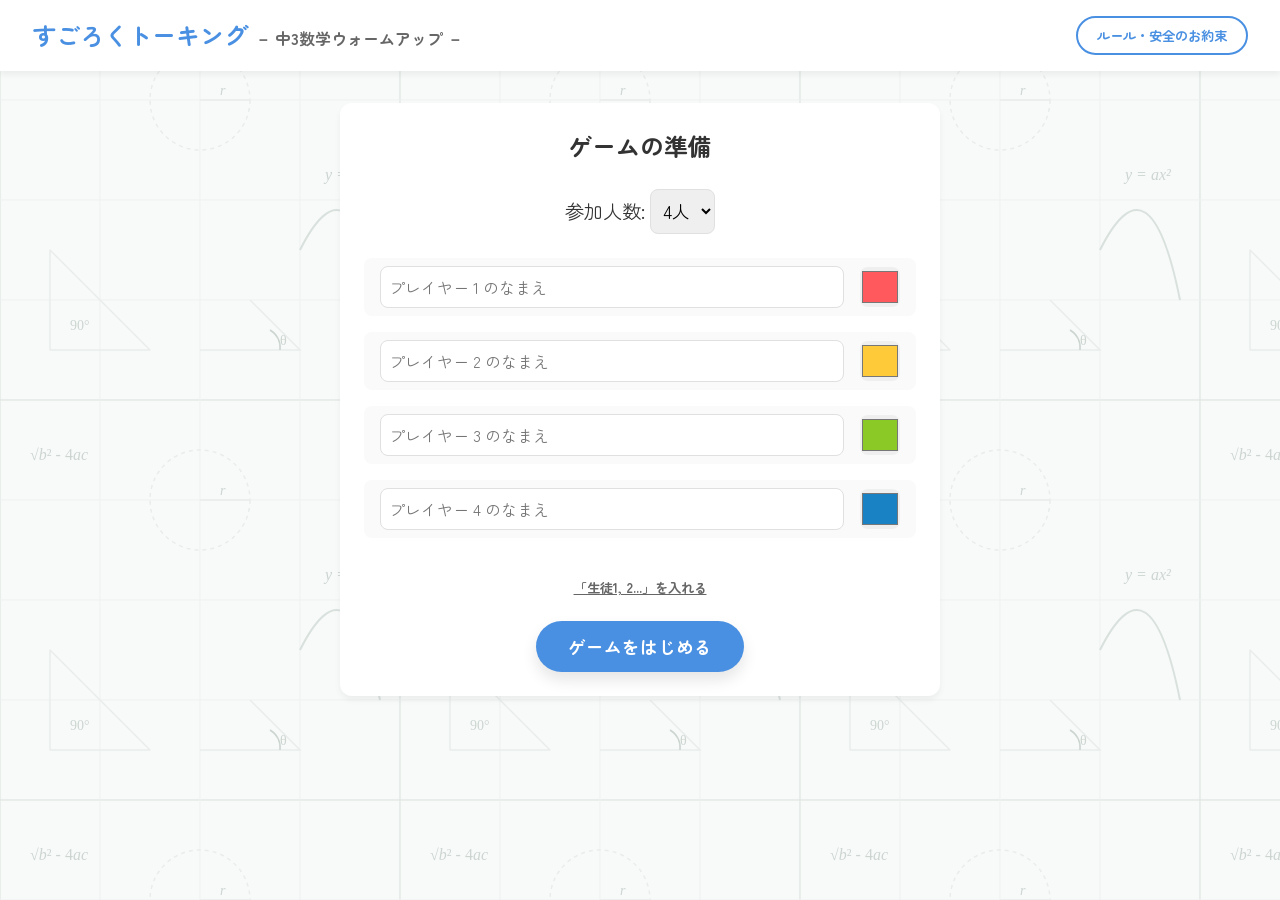
<file: index.html>
<!DOCTYPE html>
<html lang="ja">

<head>
    <meta charset="UTF-8">
    <meta name="viewport" content="width=device-width, initial-scale=1.0">
    <title>すごろくトーキング － 中3数学ウォームアップ</title>
    <link href="https://fonts.googleapis.com/css2?family=Zen+Maru+Gothic:wght@400;500;700&display=swap"
        rel="stylesheet">
    <link rel="stylesheet" href="style.css">
</head>

<body>
    <header>
        <h1>すごろくトーキング <span class="subtitle">－ 中3数学ウォームアップ －</span></h1>
        <div class="header-buttons">
            <button id="btn-rules" class="btn-secondary">ルール・安全のお約束</button>
        </div>
    </header>

    <main>
        <!-- セッティング画面 -->
        <section id="setup-screen" class="screen view-active">
            <div class="card setup-card">
                <h2>ゲームの準備</h2>
                <div class="setup-controls">
                    <label for="player-count">参加人数: </label>
                    <select id="player-count">
                        <option value="2">2人</option>
                        <option value="3">3人</option>
                        <option value="4" selected>4人</option>
                        <option value="5">5人</option>
                        <option value="6">6人</option>
                        <option value="7">7人</option>
                        <option value="8">8人</option>
                    </select>
                </div>

                <div id="player-inputs" class="player-inputs">
                    <!-- JavaScriptでプレイヤー入力欄を追加 -->
                </div>

                <div class="setup-actions">
                    <button class="btn-text" id="btn-default-names">「生徒1, 2...」を入れる</button>
                    <button class="btn-primary" id="btn-start-game">ゲームをはじめる</button>
                </div>
            </div>
        </section>

        <!-- ゲーム画面 -->
        <section id="game-screen" class="screen hidden">
            <!-- ボードエリア -->
            <div class="board-area">
                <div id="board" class="board">
                    <!-- JavaScriptでマスを生成 -->
                </div>
            </div>

            <!-- サイドパネル（プレイヤー情報、サイコロ、現在のお題） -->
            <div class="side-panel">
                <div class="player-status card">
                    <h3>プレイヤー</h3>
                    <ul id="player-list">
                        <!-- JavaScriptでプレイヤー情報を追加 -->
                    </ul>
                </div>

                <div class="dice-section card">
                    <h3 id="current-turn-display">？の番です</h3>

                    <div class="scene">
                        <div class="cube" id="dice">
                            <div class="cube__face cube__face--front">1</div>
                            <div class="cube__face cube__face--back">6</div>
                            <div class="cube__face cube__face--right">3</div>
                            <div class="cube__face cube__face--left">4</div>
                            <div class="cube__face cube__face--top">2</div>
                            <div class="cube__face cube__face--bottom">5</div>
                        </div>
                    </div>

                    <div class="dice-controls">
                        <label class="sound-toggle"><input type="checkbox" id="sound-checkbox">
                            <span>音を鳴らす</span></label>
                        <button class="btn-action" id="btn-roll-dice">サイコロをふる</button>
                    </div>
                </div>

                <div class="prompt-section card hidden" id="prompt-display">
                    <h3>現在のお題</h3>
                    <div class="category-badge" id="prompt-category">日常のこと</div>
                    <p class="prompt-text" id="prompt-text">ここに質問が表示されます。</p>
                    <div class="safe-note">パスしてもOKです！相手が嫌な気持ちになる言い方はしません。</div>
                    <button class="btn-secondary" id="btn-next-turn">次の人へ</button>
                </div>
            </div>
        </section>
    </main>

    <!-- モーダル：ルール -->
    <div id="modal-rules" class="modal hidden">
        <div class="modal-content">
            <span class="close-btn" id="close-rules">&times;</span>
            <h2>ルールと安全のお約束</h2>
            <div class="rules-text">
                <h3>遊び方</h3>
                <ol>
                    <li>「ゲームの準備」で参加人数と名前を決めます。</li>
                    <li>自分の番が来たら「サイコロをふる」ボタンを押します。</li>
                    <li>出た目の数だけ自分のコマが進みます。</li>
                    <li>止まったマスに書かれたジャンルのお題が出ます。</li>
                    <li>お題に答えるか、パスをするか選びましょう。</li>
                    <li>全員でコミュニケーションを楽しみながら、数学のウォームアップをしましょう！</li>
                </ol>

                <h3 class="important-note">大切なお約束</h3>
                <ul>
                    <li><strong>パスOK！</strong> 答えにくいときは無理に答えず、「パス」と言って次に進んで大丈夫です。</li>
                    <li><strong>思いやり！</strong> 相手が嫌な気持ちになることや、傷つくような言葉は使いません。</li>
                    <li><strong>楽しく！</strong> 間違えても大丈夫。リラックスしてみんなで楽しむ時間です。</li>
                </ul>
            </div>
        </div>
    </div>



    <!-- ゴール時のお祝いモーダル -->
    <div id="modal-goal" class="modal hidden">
        <div class="modal-content goal-content">
            <h2>🎉 ゴール！ 🎉</h2>
            <p id="goal-message">おめでとうございます！</p>
            <button class="btn-primary" id="btn-close-goal">閉じる</button>
        </div>
    </div>

    <script src="script.js"></script>
</body>

</html>
</file>
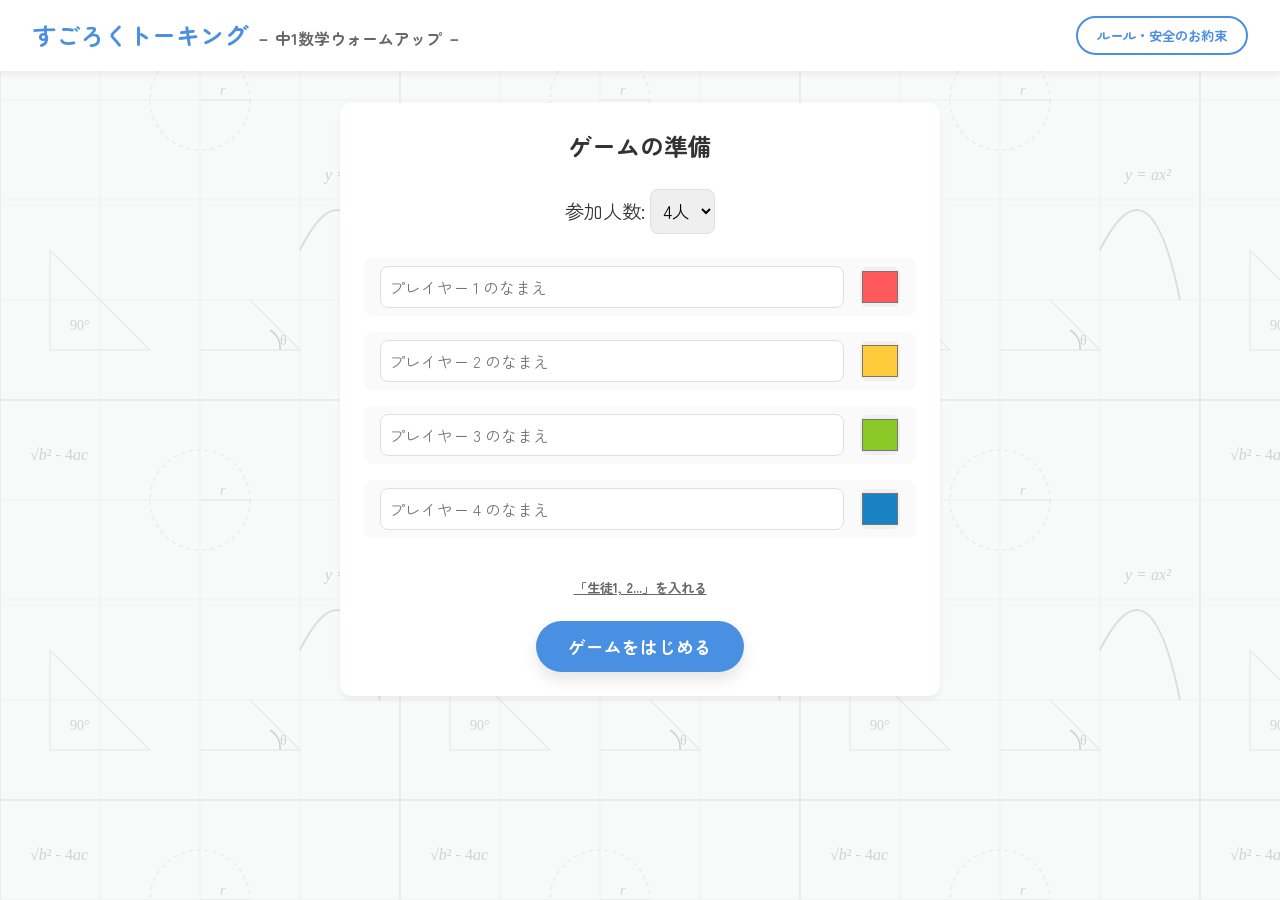
<file: index-j1.html>
<!DOCTYPE html>
<html lang="ja">

<head>
    <meta charset="UTF-8">
    <meta name="viewport" content="width=device-width, initial-scale=1.0">
    <title>すごろくトーキング － 中1数学ウォームアップ</title>
    <link href="https://fonts.googleapis.com/css2?family=Zen+Maru+Gothic:wght@400;500;700&display=swap"
        rel="stylesheet">
    <link rel="stylesheet" href="style.css">
</head>

<body>
    <header>
        <h1>すごろくトーキング <span class="subtitle">－ 中1数学ウォームアップ －</span></h1>
        <div class="header-buttons">
            <button id="btn-rules" class="btn-secondary">ルール・安全のお約束</button>
        </div>
    </header>

    <main>
        <!-- セッティング画面 -->
        <section id="setup-screen" class="screen view-active">
            <div class="card setup-card">
                <h2>ゲームの準備</h2>
                <div class="setup-controls">
                    <label for="player-count">参加人数: </label>
                    <select id="player-count">
                        <option value="2">2人</option>
                        <option value="3">3人</option>
                        <option value="4" selected>4人</option>
                        <option value="5">5人</option>
                        <option value="6">6人</option>
                        <option value="7">7人</option>
                        <option value="8">8人</option>
                    </select>
                </div>

                <div id="player-inputs" class="player-inputs">
                    <!-- JavaScriptでプレイヤー入力欄を追加 -->
                </div>

                <div class="setup-actions">
                    <button class="btn-text" id="btn-default-names">「生徒1, 2...」を入れる</button>
                    <button class="btn-primary" id="btn-start-game">ゲームをはじめる</button>
                </div>
            </div>
        </section>

        <!-- ゲーム画面 -->
        <section id="game-screen" class="screen hidden">
            <!-- ボードエリア -->
            <div class="board-area">
                <div id="board" class="board">
                    <!-- JavaScriptでマスを生成 -->
                </div>
            </div>

            <!-- サイドパネル（プレイヤー情報、サイコロ、現在のお題） -->
            <div class="side-panel">
                <div class="player-status card">
                    <h3>プレイヤー</h3>
                    <ul id="player-list">
                        <!-- JavaScriptでプレイヤー情報を追加 -->
                    </ul>
                </div>

                <div class="dice-section card">
                    <h3 id="current-turn-display">？の番です</h3>

                    <div class="scene">
                        <div class="cube" id="dice">
                            <div class="cube__face cube__face--front">1</div>
                            <div class="cube__face cube__face--back">6</div>
                            <div class="cube__face cube__face--right">3</div>
                            <div class="cube__face cube__face--left">4</div>
                            <div class="cube__face cube__face--top">2</div>
                            <div class="cube__face cube__face--bottom">5</div>
                        </div>
                    </div>

                    <div class="dice-controls">
                        <label class="sound-toggle"><input type="checkbox" id="sound-checkbox">
                            <span>音を鳴らす</span></label>
                        <button class="btn-action" id="btn-roll-dice">サイコロをふる</button>
                    </div>
                </div>

                <div class="prompt-section card hidden" id="prompt-display">
                    <h3>現在のお題</h3>
                    <div class="category-badge" id="prompt-category">日常のこと</div>
                    <p class="prompt-text" id="prompt-text">ここに質問が表示されます。</p>
                    <div class="safe-note">パスしてもOKです！相手が嫌な気持ちになる言い方はしません。</div>
                    <button class="btn-secondary" id="btn-next-turn">次の人へ</button>
                </div>
            </div>
        </section>
    </main>

    <!-- モーダル：ルール -->
    <div id="modal-rules" class="modal hidden">
        <div class="modal-content">
            <span class="close-btn" id="close-rules">&times;</span>
            <h2>ルールと安全のお約束</h2>
            <div class="rules-text">
                <h3>遊び方</h3>
                <ol>
                    <li>「ゲームの準備」で参加人数と名前を決めます。</li>
                    <li>自分の番が来たら「サイコロをふる」ボタンを押します。</li>
                    <li>出た目の数だけ自分のコマが進みます。</li>
                    <li>止まったマスに書かれたジャンルのお題が出ます。</li>
                    <li>お題に答えるか、パスをするか選びましょう。</li>
                    <li>全員でコミュニケーションを楽しみながら、数学のウォームアップをしましょう！</li>
                </ol>

                <h3 class="important-note">大切なお約束</h3>
                <ul>
                    <li><strong>パスOK！</strong> 答えにくいときは無理に答えず、「パス」と言って次に進んで大丈夫です。</li>
                    <li><strong>思いやり！</strong> 相手が嫌な気持ちになることや、傷つくような言葉は使いません。</li>
                    <li><strong>楽しく！</strong> 間違えても大丈夫。リラックスしてみんなで楽しむ時間です。</li>
                </ul>
            </div>
        </div>
    </div>



    <!-- ゴール時のお祝いモーダル -->
    <div id="modal-goal" class="modal hidden">
        <div class="modal-content goal-content">
            <h2>🎉 ゴール！ 🎉</h2>
            <p id="goal-message">おめでとうございます！</p>
            <button class="btn-primary" id="btn-close-goal">閉じる</button>
        </div>
    </div>

    <script src="script-j1.js"></script>
</body>

</html>
</file>
<file: style.css>
:root {
    /* Color Palette */
    --primary: #4a90e2;
    --primary-hover: #357abd;
    --secondary: #50e3c2;
    --secondary-hover: #3bbf9f;
    --background: #f4f7f6;
    --surface: #ffffff;
    --text-main: #333333;
    --text-muted: #666666;
    --border: #e0e0e0;
    --danger: #ff6b6b;
    --danger-hover: #ee5252;
    
    /* Category Colors */
    --cat-daily: #ffb347;
    --cat-math: #77dd77;
    --cat-custom: #cbaacb;

    /* Shadows & Radii */
    --shadow-soft: 0 4px 6px rgba(0,0,0,0.05);
    --shadow-medium: 0 8px 15px rgba(0,0,0,0.1);
    --shadow-heavy: 0 12px 25px rgba(0,0,0,0.15);
    --radius-sm: 8px;
    --radius-md: 12px;
    --radius-lg: 20px;
    --radius-full: 9999px;

    /* Fonts */
    --font-main: 'Zen Maru Gothic', sans-serif;
}

* {
    box-sizing: border-box;
    margin: 0;
    padding: 0;
}

body {
    font-family: var(--font-main);
    background-color: #f8faf9;
    background-image: url("data:image/svg+xml,%3Csvg width='400' height='400' xmlns='http://www.w3.org/2000/svg'%3E%3Cg stroke='%23e4e9e7' stroke-width='1.5' fill='none' opacity='0.8'%3E%3Cpath d='M 0 0 L 400 0 L 400 400 L 0 400 Z' stroke='%23d1dbd6' stroke-width='1'/%3E%3Cpath d='M 0 100 L 400 100 M 0 200 L 400 200 M 0 300 L 400 300' stroke='%23ebeff0' stroke-width='1'/%3E%3Cpath d='M 100 0 L 100 400 M 200 0 L 200 400 M 300 0 L 300 400' stroke='%23ebeff0' stroke-width='1'/%3E%3Cpath d='M 50 350 L 150 350 L 50 250 Z' stroke-linejoin='round'/%3E%3Ctext x='70' y='330' fill='%23c1ccc6' font-family='Georgia, serif' font-size='14' stroke='none'%3E90°%3C/text%3E%3Cpath d='M 300 250 Q 350 150 380 300' stroke='%23d1dbd6' stroke-width='2'/%3E%3Ctext x='325' y='180' fill='%23c1ccc6' font-family='Georgia, serif' font-size='16' stroke='none' font-style='italic'%3Ey = ax²%3C/text%3E%3Ccircle cx='200' cy='100' r='50' stroke-dasharray='4,4'/%3E%3Cpath d='M 200 100 L 250 100'/%3E%3Ctext x='220' y='95' fill='%23c1ccc6' font-family='Georgia, serif' font-size='14' stroke='none' font-style='italic'%3Er%3C/text%3E%3Ctext x='30' y='60' fill='%23c1ccc6' font-family='Georgia, serif' font-size='16' stroke='none'%3E%E2%88%9A%3Ctspan font-style='italic'%3Eb%3C/tspan%3E%C2%B2 - 4%3Ctspan font-style='italic'%3Eac%3C/tspan%3E%3C/text%3E%3Cpath d='M 250 300 L 300 350 L 200 350'/%3E%3Cpath d='M 280 350 A 20 20 0 0 0 270 330' stroke='%23c1ccc6'/%3E%3Ctext x='280' y='345' fill='%23c1ccc6' font-family='Georgia, serif' font-size='14' stroke='none'%3E%CE%B8%3C/text%3E%3C/g%3E%3C/svg%3E");
    background-size: 400px 400px;
    background-attachment: fixed;
    color: var(--text-main);
    line-height: 1.6;
    overflow-x: hidden;
}

h1, h2, h3, h4 {
    color: var(--text-main);
    margin-bottom: 0.5rem;
}

/* Header */
header {
    background-color: var(--surface);
    padding: 1rem 2rem;
    box-shadow: var(--shadow-soft);
    display: flex;
    justify-content: space-between;
    align-items: center;
    position: sticky;
    top: 0;
    z-index: 100;
}

header h1 {
    font-size: 1.5rem;
    margin: 0;
    color: var(--primary);
}

header .subtitle {
    font-size: 1rem;
    color: var(--text-muted);
}

.header-buttons {
    display: flex;
    gap: 1rem;
}

/* Utils */
.hidden {
    display: none !important;
}

.card {
    background-color: var(--surface);
    border-radius: var(--radius-md);
    box-shadow: var(--shadow-soft);
    padding: 1.5rem;
}

/* Buttons */
button {
    font-family: var(--font-main);
    font-weight: 700;
    cursor: pointer;
    border: none;
    outline: none;
    border-radius: var(--radius-full);
    padding: 0.5rem 1.2rem;
    transition: all 0.2s ease;
}

.btn-primary {
    background-color: var(--primary);
    color: white;
    font-size: 1.1rem;
    padding: 0.8rem 2rem;
    box-shadow: var(--shadow-medium);
}
.btn-primary:hover {
    background-color: var(--primary-hover);
    transform: translateY(-2px);
    box-shadow: var(--shadow-heavy);
}

.btn-secondary {
    background-color: white;
    color: var(--primary);
    border: 2px solid var(--primary);
}
.btn-secondary:hover {
    background-color: #f0f7ff;
}

.btn-action {
    background-color: #ff9800;
    color: white;
    font-size: 1.2rem;
    padding: 1rem 2rem;
    box-shadow: 0 4px 0 #d87b00;
    border-radius: var(--radius-md);
    width: 100%;
}
.btn-action:hover {
    transform: translateY(2px);
    box-shadow: 0 2px 0 #d87b00;
}
.btn-action:active {
    transform: translateY(4px);
    box-shadow: none;
}
.btn-action:disabled {
    background-color: #ccc;
    box-shadow: 0 4px 0 #999;
    cursor: not-allowed;
}

.btn-text {
    background: none;
    color: var(--text-muted);
    text-decoration: underline;
}
.btn-text:hover {
    color: var(--primary);
}

.btn-danger {
    background-color: white;
    color: var(--danger);
    border: 1px solid var(--danger);
    padding: 0.3rem 0.8rem;
}
.btn-danger:hover {
    background-color: var(--danger);
    color: white;
}

/* Main Layout */
main {
    max-width: 1200px;
    margin: 2rem auto;
    padding: 0 1rem;
}

/* Setup Screen */
.setup-card {
    max-width: 600px;
    margin: 0 auto;
    text-align: center;
}

.setup-controls {
    margin: 1.5rem 0;
    font-size: 1.2rem;
}

.setup-controls select {
    font-size: 1.1rem;
    padding: 0.5rem;
    border-radius: var(--radius-sm);
    border: 1px solid var(--border);
    font-family: var(--font-main);
}

.player-inputs {
    display: flex;
    flex-direction: column;
    gap: 1rem;
    margin-bottom: 2rem;
    text-align: left;
}

.player-row {
    display: flex;
    gap: 1rem;
    align-items: center;
    background: #fafafa;
    padding: 0.5rem 1rem;
    border-radius: var(--radius-sm);
}

.player-row input[type="text"] {
    flex: 1;
    padding: 0.5rem;
    border: 1px solid var(--border);
    border-radius: var(--radius-sm);
    font-size: 1rem;
    font-family: var(--font-main);
}

.player-row input[type="color"] {
    width: 40px;
    height: 40px;
    border: none;
    border-radius: var(--radius-sm);
    cursor: pointer;
}

.setup-actions {
    display: flex;
    flex-direction: column;
    gap: 1rem;
    align-items: center;
}

/* Game Screen Layout */
#game-screen {
    display: flex;
    gap: 2rem;
    align-items: flex-start;
}

.board-area {
    flex: 1;
    min-width: 0; /* Prevent flex overflow */
}

.side-panel {
    width: 350px;
    flex-shrink: 0;
    display: flex;
    flex-direction: column;
    gap: 1.5rem;
}

/* Configurable Board */
.board {
    display: grid;
    /* grid-template-columns dynamically set by JS */
    gap: 1.5rem;
    background-color: rgba(255, 255, 255, 0.90);
    backdrop-filter: blur(5px);
    padding: 2rem;
    border-radius: var(--radius-lg);
    box-shadow: var(--shadow-medium);
    border: 3px solid #d1dbd6;
    position: relative;
    /* ensure proper alignment of connecting arrows */
    align-items: stretch;
}

.square {
    min-height: 100px;
    background-color: #fff;
    border: 3px solid #dee2e6;
    border-radius: var(--radius-md);
    padding: 0.5rem;
    display: flex;
    flex-direction: column;
    align-items: center;
    justify-content: center;
    position: relative;
    transition: all 0.3s ease;
    text-align: center;
    z-index: 2; /* above connectors */
}

/* Path Connectors */
.square::after {
    content: '';
    position: absolute;
    z-index: -1;
    background-color: #dee2e6;
}

.square.path-right::after {
    width: calc(1.5rem + 6px); /* cover gap + border thickness */
    height: 12px;
    right: calc(-1.5rem - 3px);
    top: 50%;
    transform: translateY(-50%);
}
.square.path-right::before {
    content: '▶';
    position: absolute;
    right: calc(-1.5rem + 2px);
    top: 50%;
    transform: translateY(-50%);
    color: #adb5bd;
    font-size: 14px;
    z-index: 0;
}

.square.path-left::after {
    width: calc(1.5rem + 6px);
    height: 12px;
    left: calc(-1.5rem - 3px);
    top: 50%;
    transform: translateY(-50%);
}
.square.path-left::before {
    content: '◀';
    position: absolute;
    left: calc(-1.5rem + 2px);
    top: 50%;
    transform: translateY(-50%);
    color: #adb5bd;
    font-size: 14px;
    z-index: 0;
}

.square.path-down::after {
    width: 12px;
    height: calc(1.5rem + 6px);
    bottom: calc(-1.5rem - 3px);
    left: 50%;
    transform: translateX(-50%);
}
.square.path-down::before {
    content: '▼';
    position: absolute;
    bottom: calc(-1.5rem + 2px);
    left: 50%;
    transform: translateX(-50%);
    color: #adb5bd;
    font-size: 14px;
    z-index: 0;
}

.square.start {
    background-color: #ffe5ea;
    border-color: #ff9eaa;
    font-weight: bold;
    font-size: 1.2rem;
}

.square.goal {
    background-color: #d4f5df;
    border-color: #55cc77;
    font-weight: bold;
    font-size: 1.2rem;
}

.square-number {
    position: absolute;
    top: 5px;
    left: 5px;
    font-size: 0.8rem;
    color: #999;
    background: #eee;
    border-radius: 50%;
    width: 20px;
    height: 20px;
    display: flex;
    align-items: center;
    justify-content: center;
}

.square-category {
    font-size: 0.8rem;
    margin-top: auto;
    padding: 0.2rem 0.5rem;
    border-radius: var(--radius-full);
    color: white;
}

.cat-daily { background-color: var(--cat-daily); color: #333; }
.cat-math { background-color: var(--cat-math); color: #333; }
.cat-custom { background-color: var(--cat-custom); color: #333; }

/* Player Tokens on Board */
.token-container {
    display: flex;
    flex-wrap: wrap;
    gap: 4px;
    justify-content: center;
    margin-top: 5px;
}

.token {
    width: 20px;
    height: 20px;
    border-radius: 50%;
    border: 2px solid white;
    box-shadow: 0 2px 4px rgba(0,0,0,0.3);
    transition: transform 0.5s cubic-bezier(0.34, 1.56, 0.64, 1);
    z-index: 10;
}

.token.moving {
    transform: scale(1.5) translateY(-10px);
    z-index: 20;
}

/* Player Status list */
#player-list {
    list-style: none;
}

.player-status-item {
    display: flex;
    align-items: center;
    gap: 0.5rem;
    padding: 0.5rem 0;
    border-bottom: 1px solid var(--border);
}

.player-status-item.active {
    font-weight: bold;
    background-color: #fffae6;
    border-radius: var(--radius-sm);
    padding: 0.5rem;
    border-bottom: none;
    box-shadow: inset 0 0 0 2px #ffc107;
}

.token-indicator {
    width: 15px;
    height: 15px;
    border-radius: 50%;
    display: inline-block;
    border: 1px solid #ddd;
}

/* 3D Dice */
.scene {
    width: 100px;
    height: 100px;
    margin: 2rem auto;
    perspective: 400px;
}

.cube {
    width: 100px;
    height: 100px;
    position: relative;
    transform-style: preserve-3d;
    transform: translateZ(-50px) rotateX(-15deg) rotateY(15deg);
    transition: transform 1s ease-out;
}

.cube.rolling {
    animation: roll 1s ease-out;
}

@keyframes roll {
    0% { transform: translateZ(-50px) rotateX(0deg) rotateY(0deg) rotateZ(0deg); }
    30% { transform: translateZ(-50px) rotateX(180deg) rotateY(360deg) rotateZ(90deg) scale(1.2); }
    70% { transform: translateZ(-50px) rotateX(360deg) rotateY(540deg) rotateZ(180deg) scale(1.1); }
    100% { /* End transform is set via JS */ }
}

.cube__face {
    position: absolute;
    width: 100px;
    height: 100px;
    background: white;
    border: 2px solid #ccc;
    font-size: 40px;
    font-weight: bold;
    color: var(--primary);
    display: flex;
    justify-content: center;
    align-items: center;
    box-shadow: inset 0 0 15px rgba(0,0,0,0.1);
    border-radius: 10px;
}

.cube__face--front  { transform: rotateY(  0deg) translateZ(50px); }
.cube__face--right  { transform: rotateY( 90deg) translateZ(50px); }
.cube__face--back   { transform: rotateY(180deg) translateZ(50px); }
.cube__face--left   { transform: rotateY(-90deg) translateZ(50px); }
.cube__face--top    { transform: rotateX( 90deg) translateZ(50px); }
.cube__face--bottom { transform: rotateX(-90deg) translateZ(50px); }

/* Dice Face Classes set by JS */
.show-1 { transform: translateZ(-50px) rotateY(   0deg); }
.show-2 { transform: translateZ(-50px) rotateX( -90deg); }
.show-3 { transform: translateZ(-50px) rotateY( -90deg); }
.show-4 { transform: translateZ(-50px) rotateY(  90deg); }
.show-5 { transform: translateZ(-50px) rotateX(  90deg); }
.show-6 { transform: translateZ(-50px) rotateY(-180deg); }

.dice-controls {
    display: flex;
    flex-direction: column;
    align-items: center;
    gap: 1rem;
}

.sound-toggle {
    font-size: 0.9rem;
    color: var(--text-muted);
    cursor: pointer;
}

#current-turn-display {
    text-align: center;
    color: var(--primary);
    font-size: 1.5rem;
}

/* Prompt Card */
.prompt-section {
    text-align: center;
    animation: fadeIn 0.3s ease;
    border: 3px solid var(--secondary);
}

@keyframes fadeIn {
    from { opacity: 0; transform: translateY(10px); }
    to { opacity: 1; transform: translateY(0); }
}

.category-badge {
    display: inline-block;
    padding: 0.3rem 1rem;
    border-radius: var(--radius-full);
    font-size: 0.9rem;
    font-weight: bold;
    margin: 1rem 0;
}

.prompt-text {
    font-size: 1.4rem;
    font-weight: bold;
    margin-bottom: 1.5rem;
    color: #222;
}

.safe-note {
    font-size: 0.85rem;
    background-color: #fff9c4;
    padding: 0.5rem;
    border-radius: var(--radius-sm);
    color: #f57f17;
    margin-bottom: 1.5rem;
}

/* Modals */
.modal {
    position: fixed;
    top: 0;
    left: 0;
    width: 100%;
    height: 100%;
    background-color: rgba(0,0,0,0.5);
    display: flex;
    justify-content: center;
    align-items: center;
    z-index: 1000;
    backdrop-filter: blur(3px);
}

.modal-content {
    background-color: var(--surface);
    padding: 2rem;
    border-radius: var(--radius-lg);
    width: 90%;
    max-width: 600px;
    max-height: 90vh;
    overflow-y: auto;
    position: relative;
    box-shadow: var(--shadow-heavy);
}


.goal-content {
    text-align: center;
}

.close-btn {
    position: absolute;
    top: 15px;
    right: 20px;
    font-size: 1.5rem;
    cursor: pointer;
    color: var(--text-muted);
}
.close-btn:hover {
    color: var(--danger);
}

.important-note {
    color: var(--danger);
    margin-top: 1.5rem;
}

.rules-text ol, .rules-text ul {
    margin-left: 1.5rem;
    margin-bottom: 1rem;
}
.rules-text li {
    margin-bottom: 0.5rem;
}



/* Responsive */
@media (max-width: 900px) {
    #game-screen {
        flex-direction: column;
    }
    
    .side-panel {
        width: 100%;
        order: -1; /* Sidebar goes above board on mobile */
    }
}

@media (max-width: 600px) {
    header {
        flex-direction: column;
        gap: 1rem;
        text-align: center;
    }
}
</file>
